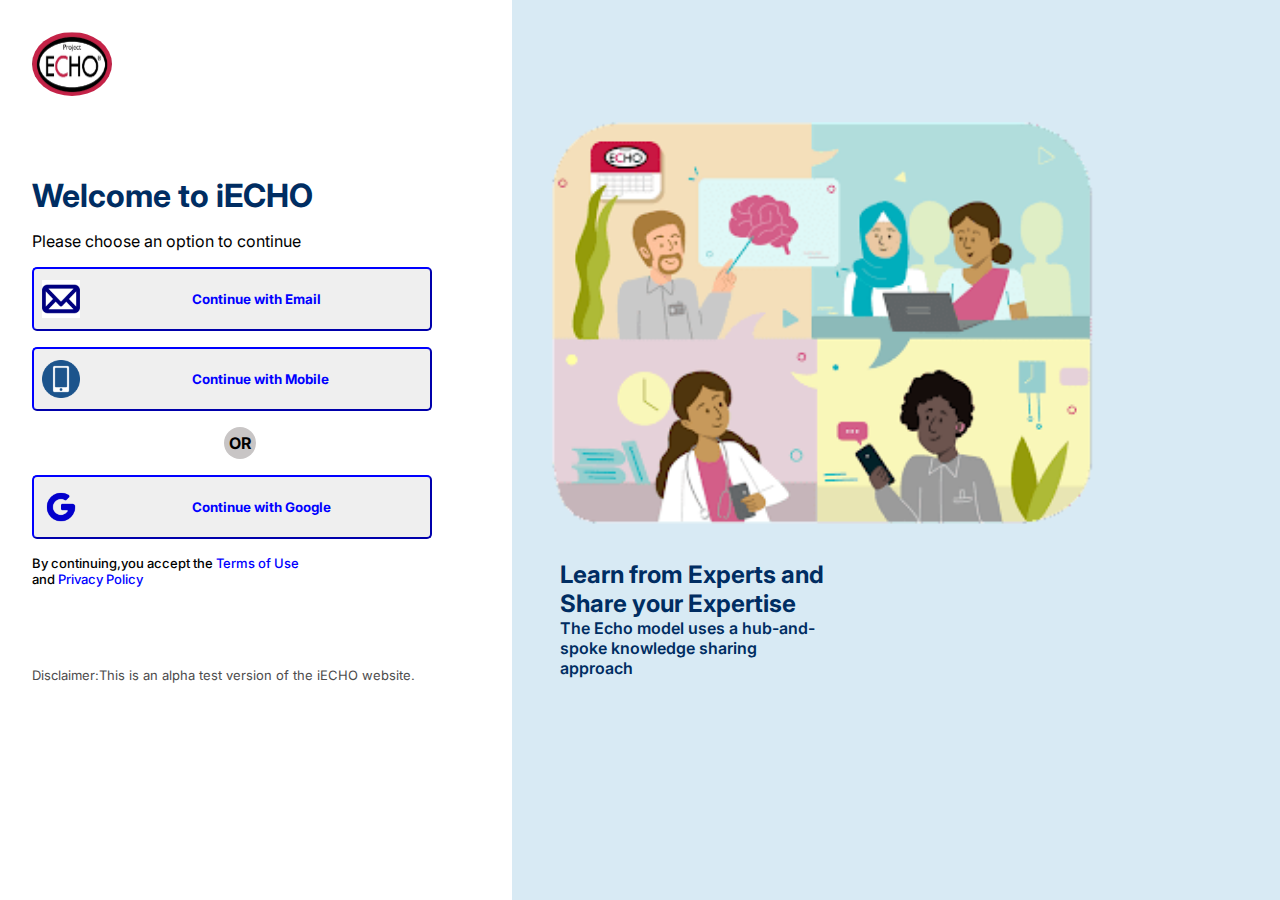
<file: index.html>
<!DOCTYPE html>
<html lang="en">
<head>
    <meta charset="UTF-8">
    <meta name="viewport" content="width=device-width, initial-scale=1.0">
    <title>Document</title>
    <link rel="stylesheet" href="style.css">
</head>
<body>
    <div class="leftcontainer">
        <div class="logocont">
            <img src="logo.jpg" alt="" class="logo"> 
        </div>

        <div class="maincont">
            <h1>Welcome to iECHO</h1>
            <p>Please choose an option to continue</p>
            <button class="email" onclick="continueWithEmail()">
                <img src="mail.png" alt="" class="bimg">
                Continue with Email
            </button>
            <button class="Mobile" onclick="continueWithMobile()">
                <img src="mobile.png" class="bimg">
                Continue with Mobile
            </button>

            <p class="or">OR</p>
            <button class="Google">
                <img src="google.png" alt="" class="bimg">
                Continue with Google
            </button>
            <p class="leftp">By continuing,you accept the <a href="">Terms of Use</a> and <a href="">Privacy Policy</a></p>
        </div>

        <div class="footer">
            <p>Disclaimer:This is an alpha test version of the iECHO website.</p>
        </div>
    </div>

    <div class="rightcontainer">
        <div class="imgcontainer">
            <img src="rightcontainer.png" alt="" class="rightimg">
        </div>

        <h2>Learn from Experts and Share your Expertise</h2>
        <p id="rcp">The Echo model uses a hub-and-spoke knowledge sharing approach</p>
    </div>

    <script src="script.js"></script>
</body>
</html>
</file>
<file: style.css>
@import url('https://fonts.googleapis.com/css2?family=Inter:wght@100;200;300;400;500;600;700;800;900&family=Oswald:wght@300&family=Rubik+Maps&display=swap');
*{
    margin: 0;
    padding: 0;
    box-sizing: border-box;
    font-family: 'inter';
    text-decoration: none;
}
body{
    display: flex;
    width: 100vw;
    height: 100vh;
}
h1,h2{
    color: #002D62;
}

.leftcontainer{
    padding: 2rem;
    display: flex;
    flex-direction: column;
    width: 40%;
    gap: 5rem;
}
.logocont{
    width: 5rem;
    height: 4rem;
    border-radius: 50%;
    object-fit: contain;
}
.maincont{
    display: flex;
    flex-direction: column;
    gap: 1rem;
}
.logo{
    width: 5rem;
    height: 4rem;
    border-radius: 50%;
}
button{
    display: flex;
    justify-content: flex-start;
    gap: 7rem;
    height: 4rem;
    width: 25rem;
    align-items: center;
    border-color: blue;
    color: blue;
    padding: 0.5rem;
    font-weight: bold;
    border-radius: 5px;
}
button:hover{
    cursor: pointer;
}
.or{
    margin-left: 12rem;
    width: 2rem;
    height: 2rem;
    display: flex;
    justify-content: center;
    align-items: center;
    border-radius: 50%;
    background-color: rgb(200, 197, 197);
    font-weight: bold;
}
.bimg{
    width: 10%;
    height: 85%;
}
a{
    color: blue;
}

.rightcontainer{
    width: 60%;
    background-color: #b9d9eb8f;
    display: flex;
    flex-direction: column;
    justify-content: flex-start;
}
.imgcontainer{
    margin-left: -12rem;
    margin-top: 5rem;
    height: 30rem;
    object-fit: contain;
}
.rightimg{
    height: 100%;
}
h2{
    /* border: solid; */
    width: 35%;
    margin-left: 3rem;
}
#rcp{
    width: 35%;
    margin-left: 3rem;
    color: #002D62;
    font-weight:600;
}

.leftp{
    width: 65%;
    font-size: small;
    font-weight: 500;
}
.footer{
    /* border: solid; */
    font-size: small;
    color: rgb(77, 76, 76);
}
@media screen and (max-width: 1150px) {
	body {
		flex-direction: column-reverse;
		align-items: center;
		justify-content: center;
		overflow-x: hidden;
		height: 100vh;
	}
	.leftp,
	h2,
	#rcp,
	h1,
	.logocont {
		display: none;
	}

	.rightcontainer {
		background-color: transparent;
		height: fit-content;
	}
	.rightimg {
		height: 20rem;
	}
	.leftcontainer {
		width: auto;
	}
	.rightcontainer {
		width: auto;
	}
	.imgcontainer {
		margin-left: 0;
		margin-top: 0;
		height: auto;
		object-fit: contain;
	}
}
</file>
